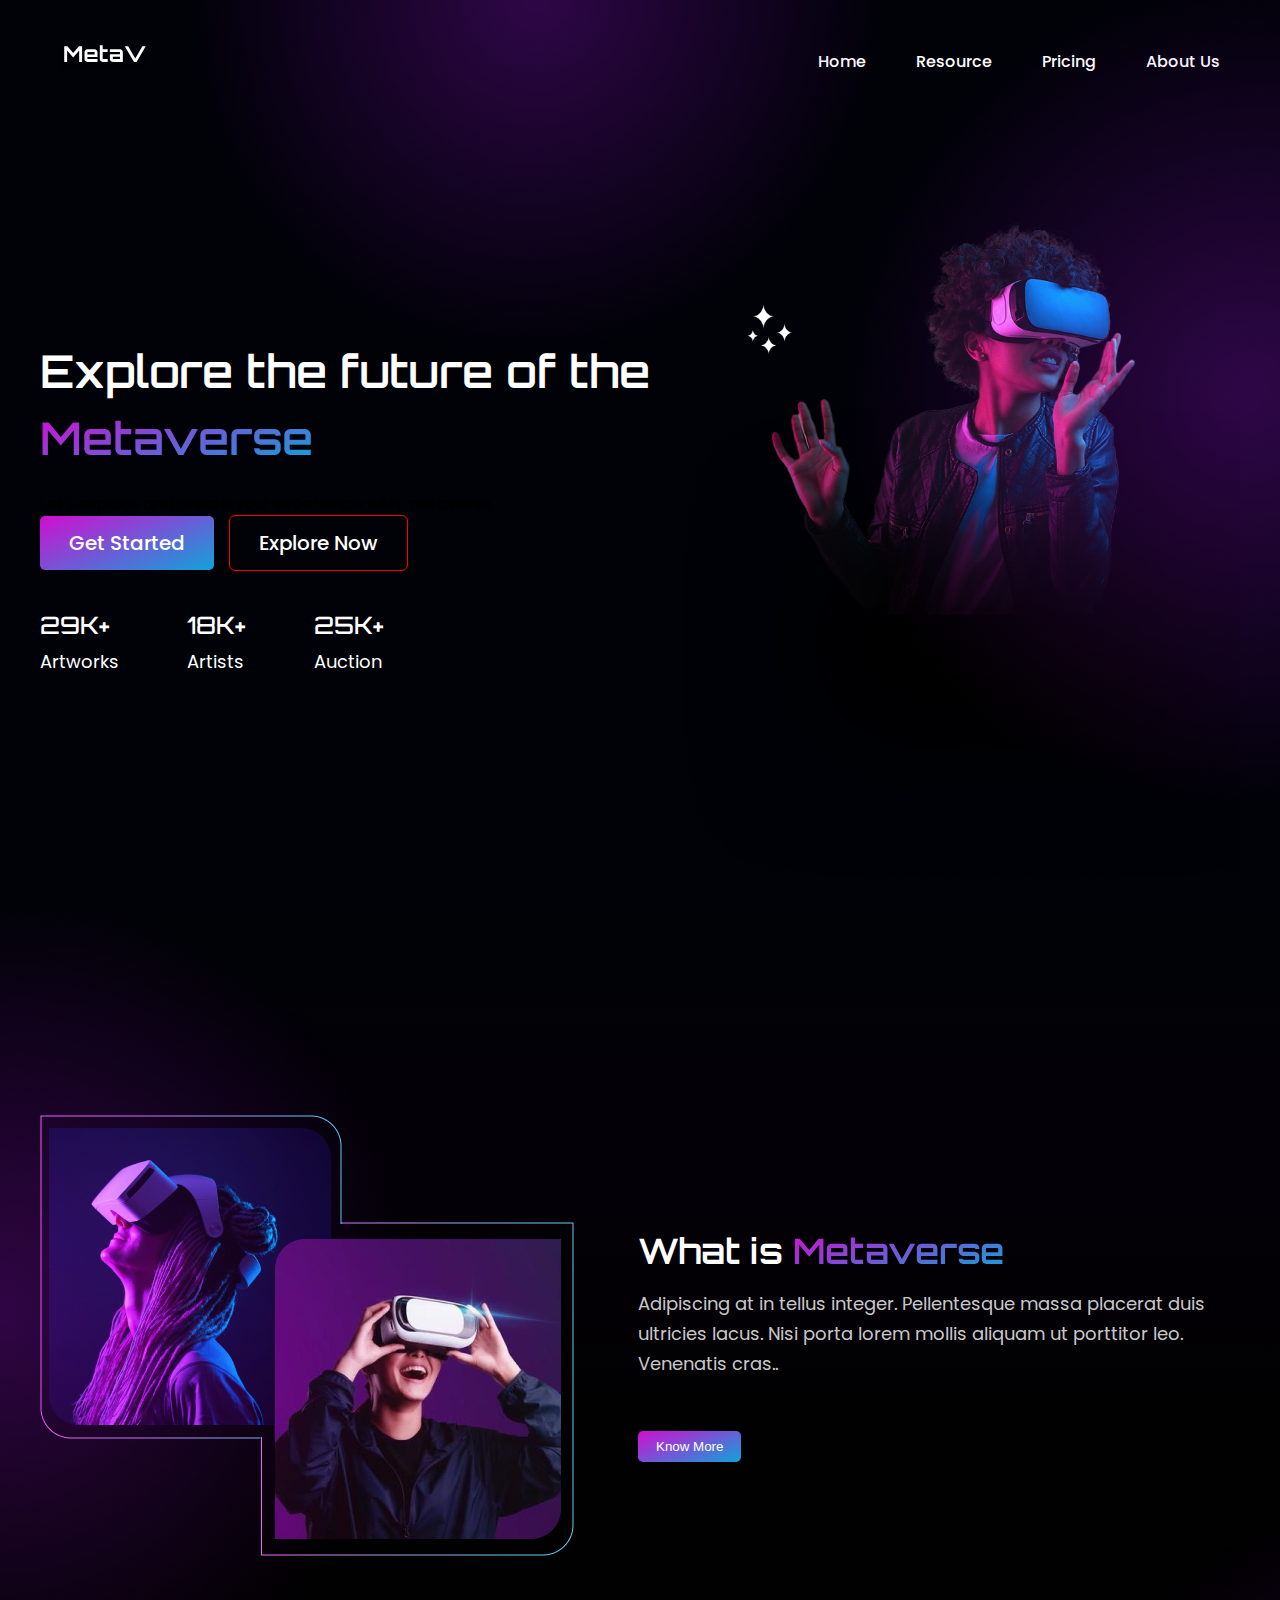
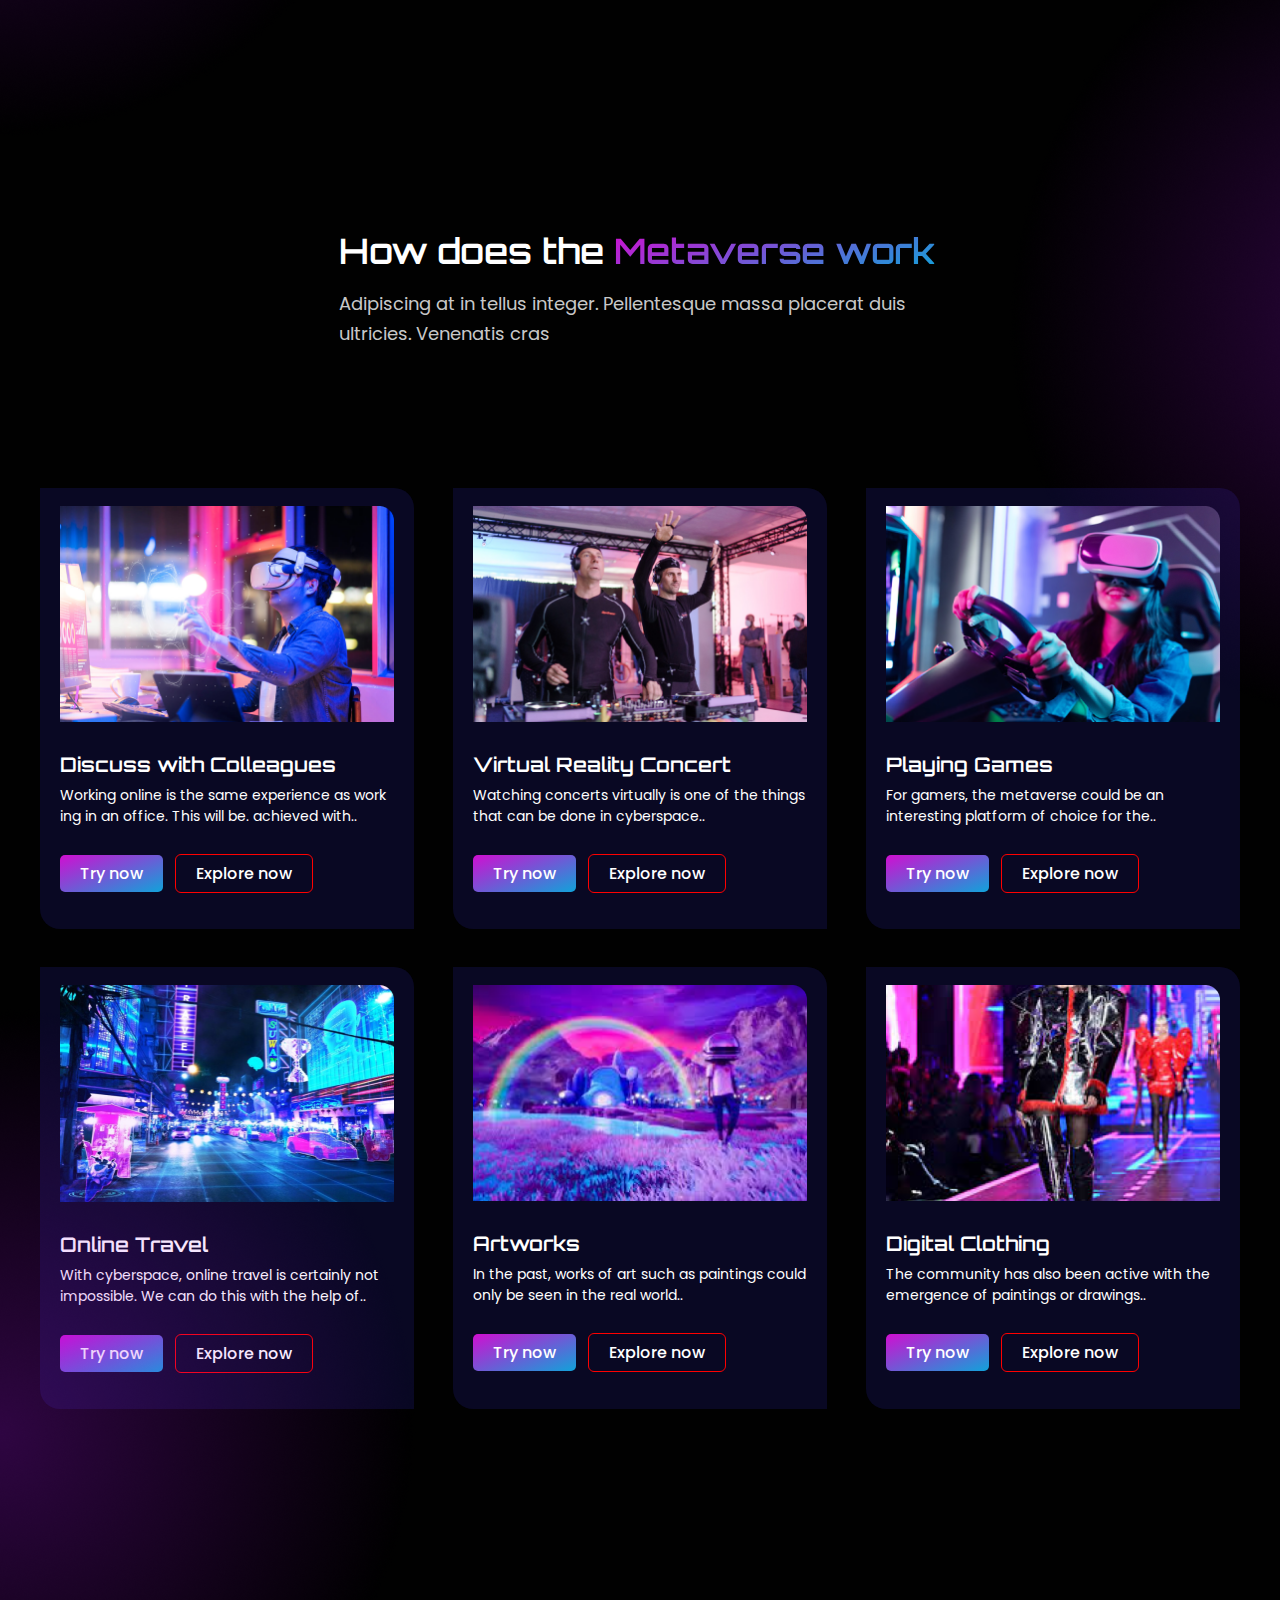
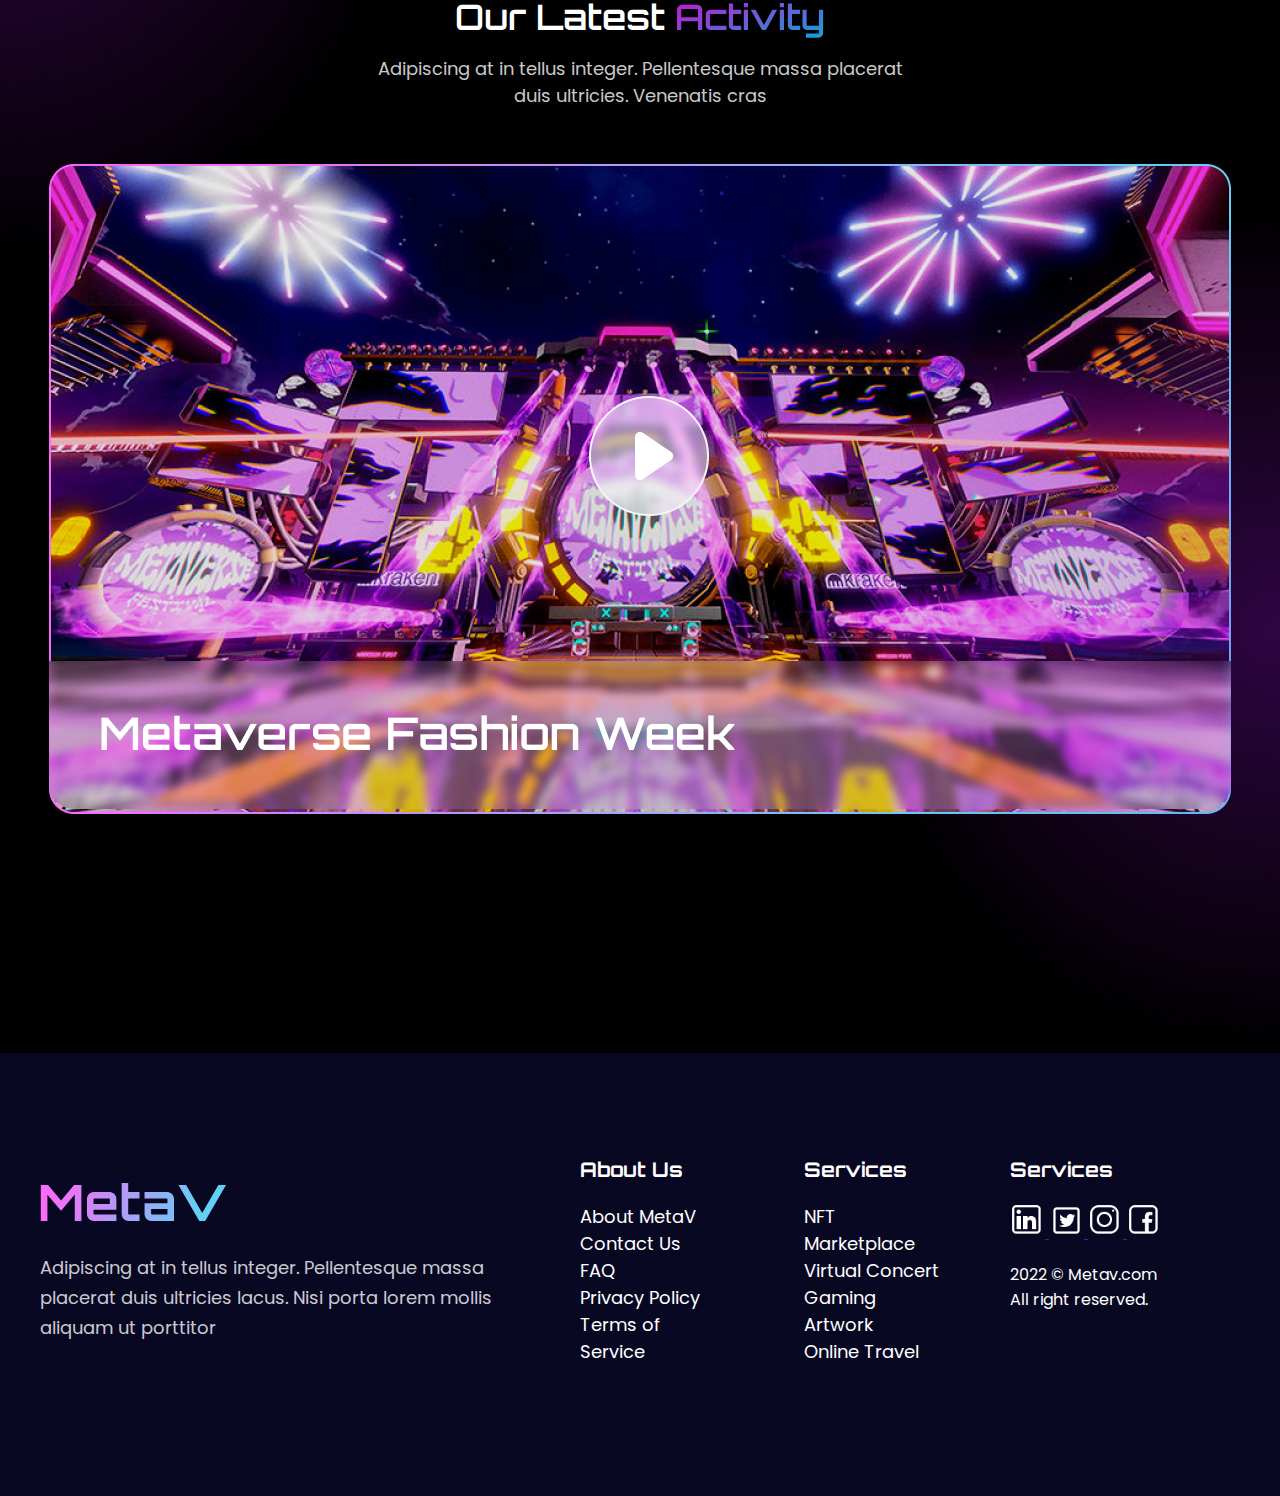
<file: index.html>
<!DOCTYPE html>
<html lang="en">

<head>
    <meta charset="UTF-8">
    <meta name="viewport" content="width=device-width, initial-scale=1.0">
    <title>Document</title>

    <link rel="stylesheet" href="style.css">
    <link rel="preconnect" href="https://fonts.googleapis.com">
    <link rel="preconnect" href="https://fonts.gstatic.com" crossorigin>
    <link
        href="https://fonts.googleapis.com/css2?family=Poppins:ital,wght@0,100;0,200;0,300;0,400;0,500;0,600;0,700;0,800;0,900;1,100;1,200;1,300;1,400;1,500;1,600;1,700;1,800;1,900&display=swap"
        rel="stylesheet">
    <link rel="preconnect" href="https://fonts.googleapis.com">
    <link rel="preconnect" href="https://fonts.gstatic.com" crossorigin>
    <link
        href="https://fonts.googleapis.com/css2?family=Orbitron:wght@400..900&family=Poppins:ital,wght@0,100;0,200;0,300;0,400;0,500;0,600;0,700;0,800;0,900;1,100;1,200;1,300;1,400;1,500;1,600;1,700;1,800;1,900&display=swap"
        rel="stylesheet">


</head>



<body>
    <header class="header">
        <nav class="header-nav">
            <a href="">
                <img src="img/MetaV (4).svg" alt="">
            </a>

            <ul class="header-menu">
                <li class="header-menu__item">
                    <a class="header-menu__link" href="">Home</a>
                </li>
                <li class="header-menu__item">
                    <a class="header-menu__link" href="">Resource</a>
                </li>
                <li class="header-menu__item">
                    <a class="header-menu__link" href="">Pricing</a>
                </li>
                <li class="header-menu__item">
                    <a class="header-menu__link" href="">About Us</a>
                </li>
            </ul>
        </nav>
    </header>

    <section class="hero-section">
        <img src="img/Ellipse 8.png" alt="" class="decore-img__8">
        <img src="img/Ellipse 7.png" alt="" class="decore-img__7">
        
        <div class="container ">
           
            <div class="hero-section__content">
                <h1 class="hero-section__title">
                    Explore the future of the <span class="title-gradient">Metaverse</span>
                </h1>
                <p class="hero-section_subtitle">Let's explore and create your experience with metaverse.</p>
                <div class="hero-section__buttons">
                    <a href="" class="btn-bg-gradient hero-section_btn">Get Started</a>
                    <a href="" class="btn-bg-outline hero-section_btn">Explore Now</a>
                </div>

                <div class="numbers-info">
                    <div class="numbers-info__item">
                        <div class="numbers-info__number">29K+</div>
                        <div class="numbers-info__text">Artworks</div>
                    </div>
                    <div class="numbers-info__item">
                        <div class="numbers-info__number">18K+</div>
                        <div class="numbers-info__text">Artists</div>
                    </div>
                    <div class="numbers-info_item">
                        <div class="numbers-info__number">25K+</div>
                        <div class="numbers-info__text">Auction</div>
                    </div>
                </div>
            </div>
            <div class="hero-section_img">
                <img src="img/Group 48095504.png" alt="">
            </div>
        </div>
    </section>




    <section class="about-meta">
        <div class="container">
            <div class="about-meta__img">
                <img src="img/Group 2222.png" alt="">
            </div>
            <div class="about-meta__content">
                <h2 class="main__title">What is <span class="title-gradient">Metaverse</span> </h2>
                <p class="about-meta__text">Adipiscing at in tellus integer. Pellentesque massa placerat duis ultricies
                    lacus. Nisi porta lorem mollis aliquam ut porttitor leo. Venenatis cras..</p>
                <button class="about-meta__btn btn-bg-gradient">Know More</button>
            </div>
        </div>
        <img src="img/Ellipse 6.png" alt="" class="decore-img__6">
        
    </section>



    <section class="meta-work">
        <img src="img/Ellipse 9.png" alt="" class="decore-img__9">
        <div class="container meta-work__container">

            <div class="about-meta__content">
                <h2 class="main__title">How does the <span class="title-gradient">Metaverse work</span> </h2>
                <p class="about-meta__text">Adipiscing at in tellus integer. Pellentesque
                    massa placerat duis ultricies. Venenatis cras</p>
            </div>

            <div class="meta-work__cards">
                <div class="meta-card">
                    <div class="meta-card__img">
                        <img src="img/istock-1354645775jpg-20220210041327 1 (1).png" alt="">
                    </div>

                    <h3 class="meta-card__title">Discuss with Colleagues</h3>

                    <p class="meta-card__text">Working online is the same experience as
                        work ing in an office. This will be. achieved with..</p>

                    <div class="meta-card__buttons">

                        <a href="" class="btn-bg-gradient meta-card__btn">Try now</a>
                        <a href="" class="btn-bg-outline meta-card__btn">Explore now</a>

                    </div>
                </div>



                <div class="meta-card">
                    <div class="meta-card__img">
                        <img src="img/istock-9999999.png" alt="">
                    </div>

                    <h3 class="meta-card__title">Virtual Reality Concert</h3>

                    <p class="meta-card__text">Watching concerts virtually is one of
                        the things that can be done in cyberspace..</p>

                    <div class="meta-card__buttons">

                        <a href="" class="btn-bg-gradient meta-card__btn">Try now</a>
                        <a href="" class="btn-bg-outline meta-card__btn">Explore now</a>

                    </div>
                </div>





                <div class="meta-card">
                    <div class="meta-card__img">
                        <img src="img/istock.png" alt="">
                    </div>

                    <h3 class="meta-card__title">Playing Games</h3>

                    <p class="meta-card__text">For gamers, the metaverse could be an
                        interesting platform of choice for the..</p>

                    <div class="meta-card__buttons">

                        <a href="" class="btn-bg-gradient meta-card__btn">Try now</a>
                        <a href="" class="btn-bg-outline meta-card__btn">Explore now</a>

                    </div>
                </div>



                <div class="meta-card">
                    <div class="meta-card__img">
                        <img src="img/istock-00000000.png" alt="">
                    </div>

                    <h3 class="meta-card__title">Online Travel</h3>

                    <p class="meta-card__text">With cyberspace, online travel is certainly not
                        impossible. We can do this with the help of..</p>

                    <div class="meta-card__buttons">

                        <a href="" class="btn-bg-gradient meta-card__btn">Try now</a>
                        <a href="" class="btn-bg-outline meta-card__btn">Explore now</a>

                    </div>
                </div>



                <div class="meta-card">
                    <div class="meta-card__img">
                        <img src="img/istock-1111122345677.png" alt="">
                    </div>

                    <h3 class="meta-card__title">Artworks</h3>

                    <p class="meta-card__text">In the past, works of art such as
                        paintings could only be seen in the real world..</p>

                    <div class="meta-card__buttons">

                        <a href="" class="btn-bg-gradient meta-card__btn">Try now</a>
                        <a href="" class="btn-bg-outline meta-card__btn">Explore now</a>

                    </div>
                </div>



                <div class="meta-card">

                    <div class="meta-card__img">
                        <img src="img/istock-77777777787878.png" alt="">
                    </div>

                    <h3 class="meta-card__title">Digital Clothing</h3>

                    <p class="meta-card__text">The community has also been
                        active with the emergence of paintings or drawings..</p>

                    <div class="meta-card__buttons">

                        <a href="" class="btn-bg-gradient meta-card__btn">Try now</a>
                        <a href="" class="btn-bg-outline meta-card__btn">Explore now</a>

                    </div>
                </div>




            </div>
        </div>
      


    </section>


    <section class="meta-activity">
        <img src="img/Ellipse 10.png" alt="" class="decore-img__10">
        <div class="container meta-activity__container">
            <div class="meta-activity__content">
                <h2 class="main__title">Our Latest <span class="title-gradient">Activity</span> </h2>
                <p class="meta-activity__text">Adipiscing at in tellus integer.
                    Pellentesque massa placerat duis ultricies. Venenatis cras
                </p>
            </div>

            <div class="meta-activity__video">
                <img src="img/Group 48095499.png" alt="">

            </div>
        </div>
    </section>




    <footer class="footer">
        <img src="img/Ellipse 11.png" alt="" class="decore-img__11">
        <div class="container footer__container">
            <div class="footer-meta">
                <div class="footer__logo">
                    <img src="img/Meta2V.svg" alt="">
                </div>

                <p class="footer-meta__text">Adipiscing at in tellus integer. Pellentesque massa placerat
                    duis ultricies lacus. Nisi porta lorem mollis aliquam ut porttitor</p>

            </div>



            <div class="footer-item footer__about">

                <div class="footer-item__title">
                    About Us
                </div>
                <ul class="footer-menu">
                    <li class="footer-menu__item">
                        <a href="" class="footer-menu__link">About MetaV</a>
                    </li>

                    <li class="footer-menu__item">
                        <a href="" class="footer-menu__link">Contact Us</a>
                    </li>

                    <li class="footer-menu__item">
                        <a href="" class="footer-menu__link">FAQ</a>
                    </li>

                    <li class="footer-menu__item">
                        <a href="" class="footer-menu__link">Privacy Policy</a>
                    </li>
                    <li class="footer-menu__item">
                        <a href="" class="footer-menu__link">Terms of Service</a>
                    </li>

                </ul>

            </div>


            <div class="footer-item footer__services">
                <div class="footer-item__title">Services</div>

                <ul class="footer-menu">
                    <li class="footer-menu__item">
                        <a href="" class="footer-menu__link">NFT Marketplace</a>
                    </li>

                    <li class="footer-menu__item">
                        <a href="" class="footer-menu__link">Virtual Concert</a>
                    </li>

                    <li class="footer-menu__item">
                        <a href="" class="footer-menu__link">Gaming</a>
                    </li>

                    <li class="footer-menu__item">
                        <a href="" class="footer-menu__link">Artwork</a>
                    </li>
                    <li class="footer-menu__item">
                        <a href="" class="footer-menu__link">Online Travel</a>
                    </li>

                </ul>

            </div>

            <div class="footer-item">
                <div class="footer-item__title">Services</div>
                <div class="footer-socials">
                    <a href="" class="footer-socials__icon">
                        <img src="img/LinkedIn.svg" alt="">
                    </a>
                    <a href="" class="footer-socials__icon">
                        <img src="img/Twitter Squared.svg" alt="">
                    </a>
                    <a href="" class="footer-socials__icon">
                        <img src="img/Instagram.svg" alt="">
                    </a>
                    <a href="" class="footer-socials__icon">
                        <img src="img/Facebook.svg" alt="">
                    </a>
                </div>
                <div class="footer-reserved">
                    2022 © Metav.com All right reserved.
                </div>
            </div>


        </div>





    </footer>














</body>

</html>
</file>
<file: style.css>
* {
    margin: 0;
    padding: 0;
    box-sizing: border-box;
}



body {
    background: rebeccapurple;
    font-family: "Poppins";
    background: linear-gradient(180deg, #010208 16.39%, #010206 20.51%, #040008 24.79%, #010101 30.46%, #010101 34.11%, #010101 36.21%, #010101 100%);

}

.header-nav {
    padding-top: 45px;
    display: flex;
    justify-content: space-between;
    align-items: center;
    max-width: 1200px;
    margin: 0 auto;
}

.header-menu {
    display: flex;
    list-style: none;
    gap: 50px;
}

.header-menu__link {
    text-decoration: none;
    color: #ffffff;
    font-size: 16px;
    font-weight: 500;
}




.hero-section {
    padding-top: 138px;
    margin-bottom: 217px;
}

.container {
    max-width: 1240px;
    margin: 0 auto;
    display: flex;
    justify-content: space-between;
    align-items: center;
    padding: 0px 20px;
}

img {
    max-width: 100%;
}

.btn-bg-gradient {
    color: #ffffff;
    text-decoration: none;
    background: linear-gradient(158deg, #d10ed1 0%, #10a3da 100%);
    border-radius: 5px;
    font-weight: 500;
}

.btn-bg-outline {
    color: #ffffff;
    text-decoration: none;
    outline: 1px solid red;
    /* background: linear-gradient(158deg, #d10ed1 0%, #10a3da 100%); */
    border-radius: 5px;
    font-weight: 500;
}

.hero-section_btn {
    font-weight: 500;
    font-size: 20px;
    color: #fff;
    padding: 12px 29px;
}

.hero-section_content {
    max-width: 612px;
}

.hero-section__title {
    font-weight: 600;
    font-size: 45px;
    line-height: 151%;
    font-family: "Orbitron", sans-serif;
    margin-bottom: 18px;
    color: #fff;
}



.title-gradient {
    background-image: linear-gradient(158deg, #d10ed1 0%, #10a3da 100%);
    -webkit-text-fill-color: transparent;
    -webkit-background-clip: text;
}

.hero-section__subtitle {
    font-weight: 400;
    font-size: 20px;
    color: #fff;
    max-width: 521px;
    margin-bottom: 48px;
}

.hero-section__buttons {
    display: flex;
    align-items: center;
    gap: 16px;
    margin-bottom: 40px;
}

.numbers-info {
    display: flex;
    gap: 68px;
    color: #fff;
}

.numbers-info__number {
    font-family: "Orbitron", sans-serif;
    margin-bottom: 8px;
    font-weight: 500;
    font-size: 24px;
}

.numbers-info__text {
    font-weight: 400;
    font-size: 18px;
    color: #ffff;
}




.numbers-info__number {
    font-family: "Orbitron", sans-serif;
    margin-bottom: 8px;
    font-weight: 500;
    font-size: 24px;
}

.numbers-info__text {
    font-weight: 400;
    font-size: 18px;

}

.numbers-info__number {
    margin-bottom: 8px;
    font-weight: 500;
    font-size: 24px;
}

.numbers-info__text {
    font-weight: 400;
    font-size: 18px;

}


.numbers-info__number {
    font-family: "Orbitron", sans-serif;
    margin-bottom: 8px;
    font-weight: 500;
    font-size: 24px;
}

.numbers-info__text {
    font-weight: 400;
    font-size: 18px;
}



.about-meta {
    margin-bottom: 166px;
    position: relative;
}

.about-meta__content {
    max-width: 524px;

}

.main__title {
    font-weight: 600;
    font-size: 35px;
    color: #fff;
    font-family: "Orbitron", sans-serif;
    margin-bottom: 16px;

}

.about-meta__text {
    font-weight: 400;
    font-size: 18px;
    line-height: 167%;
    color: rgba(255, 255, 255, 0.8);
    margin-bottom: 52px;
}

.about-meta__btn {
    padding: 8px 18px;
    outline: none;
    border: none;
}

.meta-work {
    margin-bottom: 186px;
}

.about-meta__content {
    max-width: 602px;

}

.meta-work__container {
    flex-direction: column;
    justify-content: center;
}

/* .about-meta__content{
    margin: 0 auto;
} */

.about-meta__content {
    margin-bottom: 87px;

}


.meta-work__cards {
    display: flex;
    justify-content: space-between;
    gap: 38px;
    flex-wrap: wrap;

}

.meta-card {
    width: 374px;
    background: #090823;
    padding: 18px 20px 37px;
    border-radius: 0px 20px;
}


.meta-card__img {
    margin-bottom: 23px;
}

.meta-card__title {
    font-family: "Orbitron", sans-serif;
    font-weight: 600;
    font-size: 20px;
    color: #fff;
    margin-bottom: 8px;
}

.meta-card__text {
    font-weight: 400;
    font-size: 14px;
    color: #fff;
    margin-bottom: 28px;
}

.meta-card__buttons {
    display: flex;
    gap: 13px;
}

.meta-card__btn {
    border-radius: 5px;
    padding: 6px 20px;
}


.meta-activity__container {
    justify-content: center;
    flex-direction: column;
}

.meta-activity__text {
    font-weight: 400;
    font-size: 18px;
    text-align: center;
    color: rgba(255, 255, 255, 0.8);
}

.meta-activity__content {
    text-align: center;
    max-width: 560px;
    margin-bottom: 55px;
}



.meta-activity {
    margin-bottom: 224px;

}

.footer {
    background: #090823;
}

.footer-meta {
    max-width: 524px;
    margin-right: 16px;
}

.footer__logo {
    margin-bottom: 25px;

}

.footer__container {
    padding: 104px 20px 126px;
}

.footer-item__title {
    font-weight: 700;
    font-size: 20px;
    color: #fff;
    margin-bottom: 21px;
    font-family: "Orbitron", sans-serif;
}



.footer-meta__text {
    font-weight: 400;
    font-size: 18px;
    line-height: 167%;
    color: rgba(255, 255, 255, 0.8);
}

.footer-menu {
    list-style: none;

}


.footer-menu__link {
    text-decoration: none;
    font-weight: 400;
    font-size: 18px;
    text-align: center;
    color: #fff;
    margin-bottom: 8px;
}

.footer-item {
    width: 148px;
    height: 213px;
    margin-right: 82px;
}

.foter-item__title {
    font-weight: 700;
    font-size: 20px;
    color: #fff;
    font-family: "Orbitron", sans-serif;
}

.footer-reserved {
    color: #fff;
    max-width: 263px;
}

.footer__about {
    margin-right: 82px;
}

.footer__services {
    margin-right: 65px;
}

.footer-reserved {
    font-weight: 400;
    font-size: 16px;
    color: #fff;
}

.footer-socials {
    margin-bottom: 24px;
    width: 203px;
    height: 35px;
}

.decore-img__8 {
    position: absolute;
    top: 0px;
    left: 94px;

}


.decore-img__7 {
    position: absolute;
    top: 0px;
    right: 0px;
}


.decore-img__6 {
    position: absolute;
    top: -60%;
    left: 0;
}



.decore-img__9 {
    position: absolute;
    top: 1390px;
    right: 0px;
}

.decore-img__10 {
    position: absolute;
    top: 2504px;
    left: 0px;
}


.decore-img__11 {
    position: absolute;
    top: 3300px;
    right: 0px;
}




@media screen and (max-width: 1200px) {
    about-meta__img {
        max-width: 400px;
    }

    .meta-work__cards {
        justify-content: space-evenly;
    }

    .decore-img__8 {
        left: 0px;
    }
}


@media screen and (max-width:992px) {
    .container {
        flex-direction: column;
        align-items: center;
    }

    .footer-meta {
        margin-bottom: 50px;

    }

    .footer-item {
        margin-bottom: 50px;
    }

    .hero-section__img {
        height: 500px;
    }

    .footer__container {
        align-items: flex-start;
    }

}

.hero-section__content {
    margin-bottom: 100px;
}

.about-meta__img {
    margin-bottom: 100px;
}

.header-nav {
    padding-left: 20px;
    padding-right: 20px;
}



@media screen and (max-width:600px) {
    .header-menu {
        display: none;
    }

    .footer-item {
        margin-right: 0px;
    }

    .hero-section{
        margin-bottom: 0px;
    }
}
</file>
